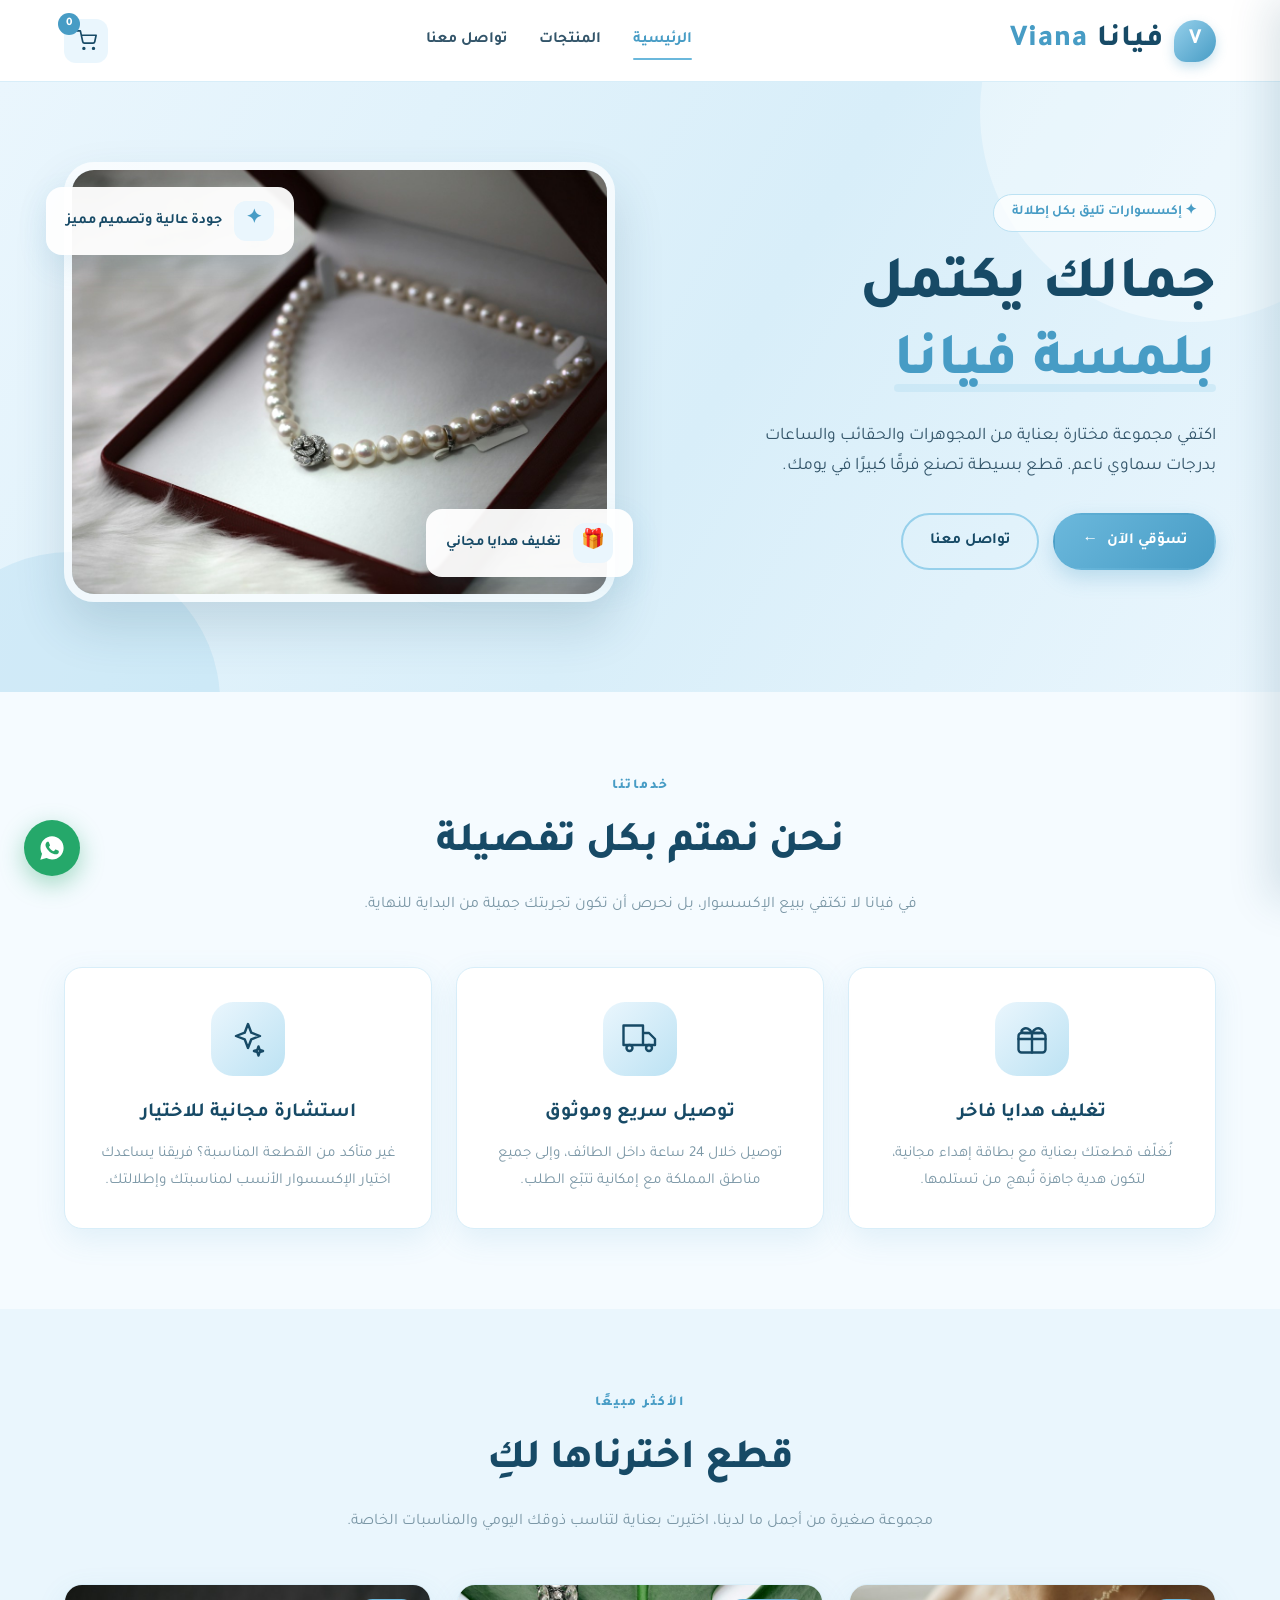
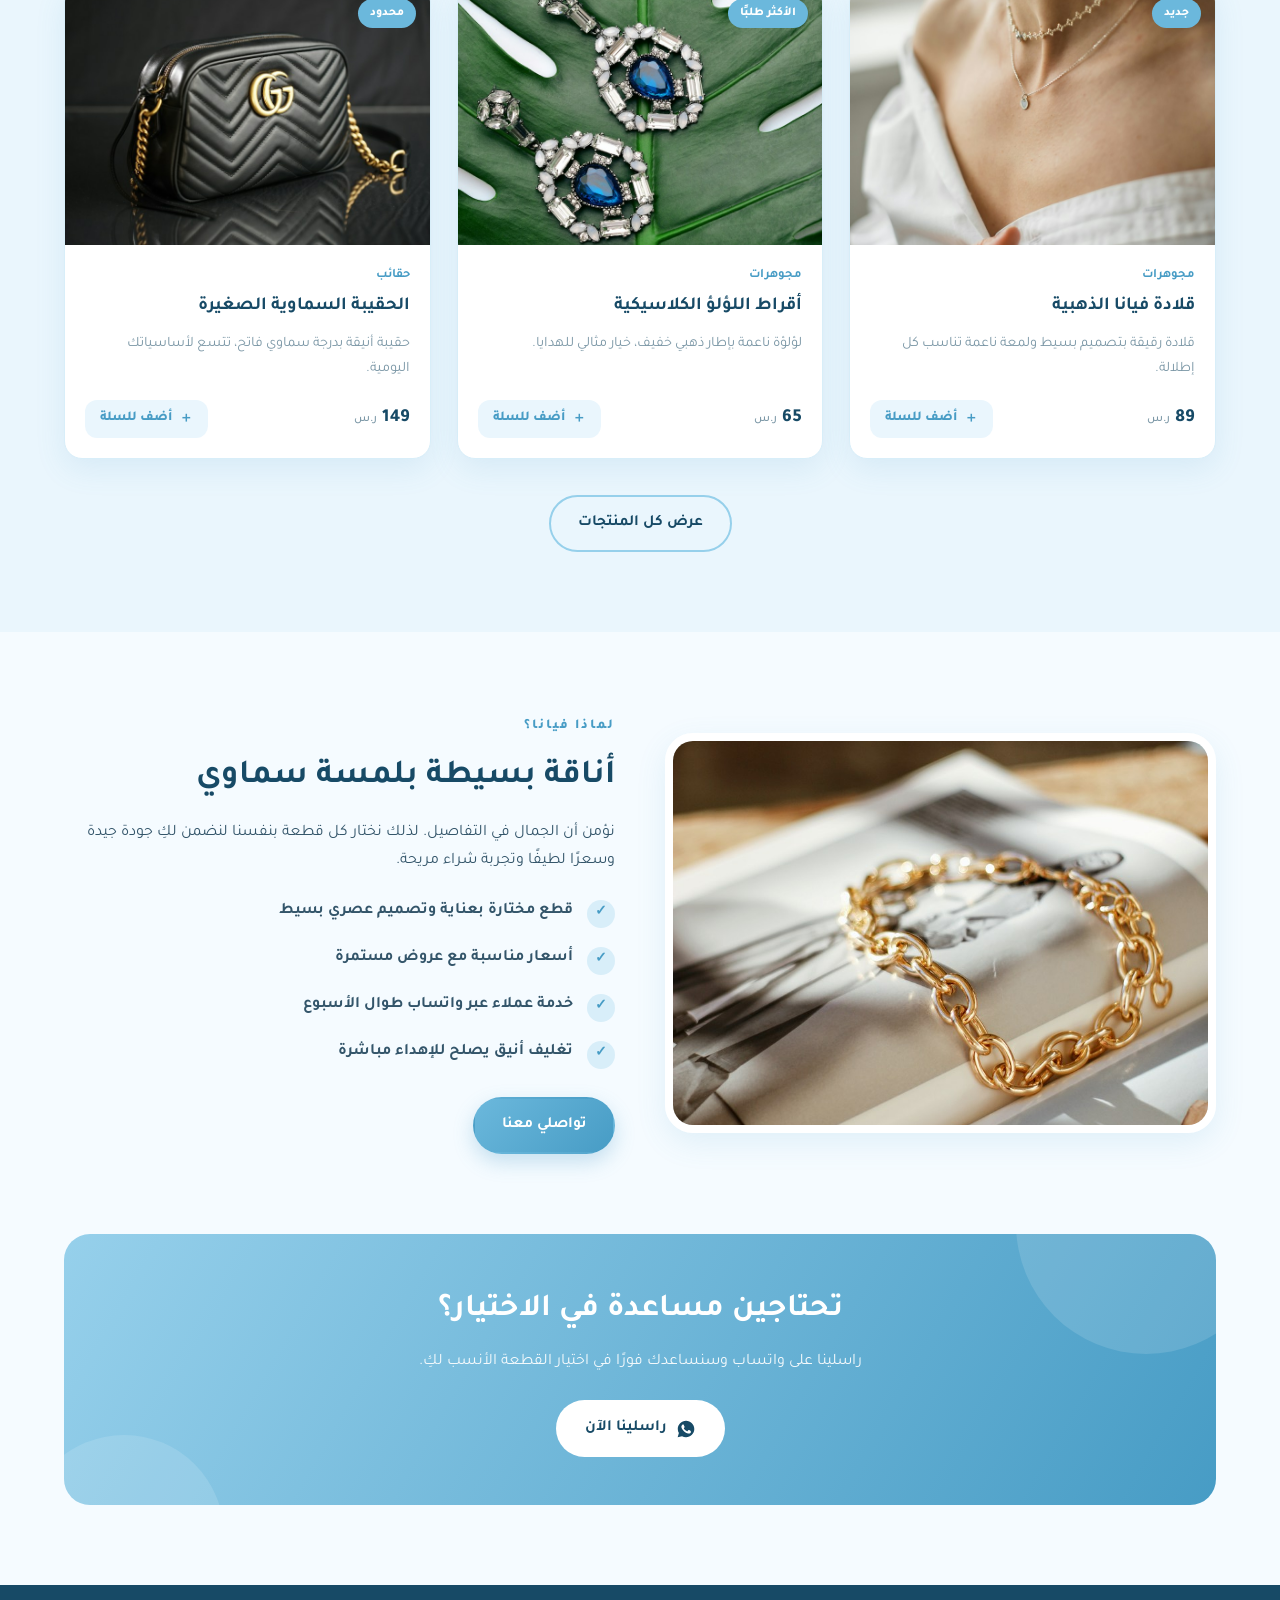
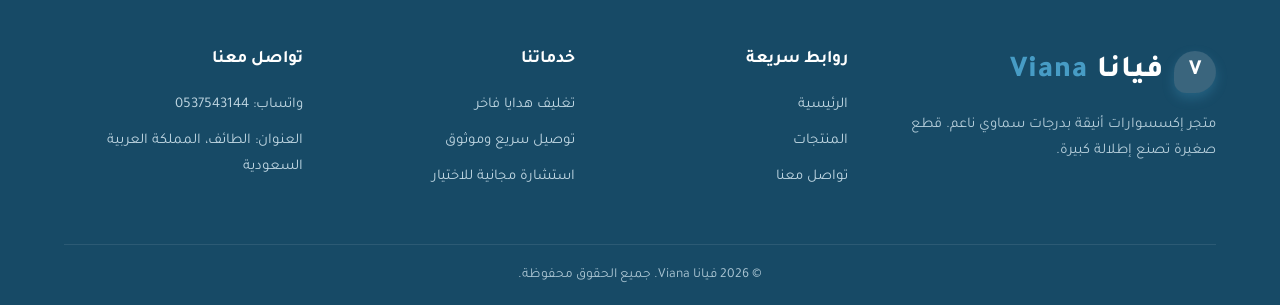
<file: index.html>
<!DOCTYPE html>
<html lang="ar" dir="rtl">
<head>
  <meta charset="UTF-8">
  <meta name="viewport" content="width=device-width, initial-scale=1.0">
  <title>فيانا | متجر إكسسوارات أنيقة في الطائف</title>
  <meta name="description" content="فيانا - متجر إلكتروني لأجمل الإكسسوارات والهدايا في الطائف. تصميم أنيق، تغليف فاخر وتوصيل سريع.">
  <link rel="stylesheet" href="assets/style.css">
</head>
<body>

<!-- ============ Header ============ -->
<header class="site-header">
  <div class="container header-inner">
    <a href="index.html" class="logo">
      <span class="logo-mark">V</span>
      <span>فيانا <span class="v">Viana</span></span>
    </a>

    <nav class="nav" id="mainNav">
      <a href="index.html" class="active">الرئيسية</a>
      <a href="products.html">المنتجات</a>
      <a href="contact.html">تواصل معنا</a>
    </nav>

    <div class="header-actions">
      <button class="cart-btn" id="cartBtn" aria-label="سلة المشتريات">
        <svg width="21" height="21" viewBox="0 0 24 24" fill="none" stroke="currentColor" stroke-width="1.9" stroke-linecap="round" stroke-linejoin="round"><circle cx="9" cy="21" r="1"/><circle cx="20" cy="21" r="1"/><path d="M1 1h4l2.7 12.4a2 2 0 0 0 2 1.6h9.7a2 2 0 0 0 2-1.6L23 6H6"/></svg>
        <span class="cart-count" id="cartCount">0</span>
      </button>
      <button class="menu-btn" id="menuBtn" aria-label="القائمة">
        <svg width="22" height="22" viewBox="0 0 24 24" fill="none" stroke="currentColor" stroke-width="2" stroke-linecap="round"><path d="M3 6h18M3 12h18M3 18h18"/></svg>
      </button>
    </div>
  </div>
</header>

<!-- ============ Hero ============ -->
<section class="hero">
  <div class="container hero-grid">
    <div class="hero-text">
      <span class="eyebrow">✦ إكسسوارات تليق بكل إطلالة</span>
      <h1>جمالك يكتمل <em>بلمسة فيانا</em></h1>
      <p class="lead">اكتفي مجموعة مختارة بعناية من المجوهرات والحقائب والساعات بدرجات سماوي ناعم. قطع بسيطة تصنع فرقًا كبيرًا في يومك.</p>
      <div class="hero-buttons">
        <a href="products.html" class="btn btn-primary">تسوّقي الآن <span>←</span></a>
        <a href="contact.html" class="btn btn-outline">تواصل معنا</a>
      </div>
    </div>
    <div class="hero-visual">
      <img src="assets/hero-accessories.jpg" alt="مجموعة إكسسوارات فيانا">
      <div class="float-card one">
        <span class="icon">🎁</span>
        <span>تغليف هدايا مجاني</span>
      </div>
      <div class="float-card two">
        <span class="icon">✦</span>
        <span>جودة عالية وتصميم مميز</span>
      </div>
    </div>
  </div>
</section>

<!-- ============ Services ============ -->
<section class="section services-grid-section">
  <div class="container">
    <div class="section-head">
      <span class="section-tag">خدماتنا</span>
      <h2>نحن نهتم بكل تفصيلة</h2>
      <p>في فيانا لا تكتفي ببيع الإكسسوار، بل نحرص أن تكون تجربتك جميلة من البداية للنهاية.</p>
    </div>

    <div class="services-grid">
      <article class="service-card">
        <div class="service-icon">
          <svg width="36" height="36" viewBox="0 0 24 24" fill="none" stroke="currentColor" stroke-width="1.6" stroke-linecap="round" stroke-linejoin="round"><rect x="3" y="8" width="18" height="13" rx="2"/><path d="M12 8v13M3 12h18M12 8c-1.5-3-4-4-6-2.5C4.2 6.8 5 8 7 8h5Zm0 0c1.5-3 4-4 6-2.5C19.8 6.8 19 8 17 8h-5Z"/></svg>
        </div>
        <h3>تغليف هدايا فاخر</h3>
        <p>نُغلّف قطعتك بعناية مع بطاقة إهداء مجانية، لتكون هدية جاهزة تُبهج من تستلمها.</p>
      </article>

      <article class="service-card">
        <div class="service-icon">
          <svg width="36" height="36" viewBox="0 0 24 24" fill="none" stroke="currentColor" stroke-width="1.6" stroke-linecap="round" stroke-linejoin="round"><path d="M1 3h13v13H1zM14 8h4l4 4v4h-8z"/><circle cx="5" cy="18" r="2"/><circle cx="18" cy="18" r="2"/></svg>
        </div>
        <h3>توصيل سريع وموثوق</h3>
        <p>توصيل خلال 24 ساعة داخل الطائف، وإلى جميع مناطق المملكة مع إمكانية تتبّع الطلب.</p>
      </article>

      <article class="service-card">
        <div class="service-icon">
          <svg width="36" height="36" viewBox="0 0 24 24" fill="none" stroke="currentColor" stroke-width="1.6" stroke-linecap="round" stroke-linejoin="round"><path d="M12 2l2.2 5.8L20 10l-5.8 2.2L12 18l-2.2-5.8L4 10l5.8-2.2L12 2Z"/><path d="M19 17l.8 2.2L22 20l-2.2.8L19 23l-.8-2.2L16 20l2.2-.8L19 17Z"/></svg>
        </div>
        <h3>استشارة مجانية للاختيار</h3>
        <p>غير متأكد من القطعة المناسبة؟ فريقنا يساعدك اختيار الإكسسوار الأنسب لمناسبتك وإطلالتك.</p>
      </article>
    </div>
  </div>
</section>

<!-- ============ Featured products ============ -->
<section class="section section-alt">
  <div class="container">
    <div class="section-head">
      <span class="section-tag">الأكثر مبيعًا</span>
      <h2>قطع اخترناها لكِ</h2>
      <p>مجموعة صغيرة من أجمل ما لدينا، اختيرت بعناية لتناسب ذوقك اليومي والمناسبات الخاصة.</p>
    </div>

    <div class="products-grid">
      <article class="product-card">
        <div class="product-img-wrap">
          <img src="assets/product-necklace.jpg" alt="قلادة فيانا الذهبية">
          <span class="badge">جديد</span>
        </div>
        <div class="product-body">
          <span class="product-cat">مجوهرات</span>
          <h3>قلادة فيانا الذهبية</h3>
          <p>قلادة رقيقة بتصميم بسيط ولمعة ناعمة تناسب كل إطلالة.</p>
          <div class="product-foot">
            <span class="price">89 <small>ر.س</small></span>
            <button class="add-btn" data-id="p1" data-name="قلادة فيانا الذهبية" data-price="89" data-image="assets/product-necklace.jpg">
              <span>＋</span> أضف للسلة
            </button>
          </div>
        </div>
      </article>

      <article class="product-card">
        <div class="product-img-wrap">
          <img src="assets/product-earrings.jpg" alt="أقراط اللؤلؤ الكلاسيكية">
          <span class="badge">الأكثر طلبًا</span>
        </div>
        <div class="product-body">
          <span class="product-cat">مجوهرات</span>
          <h3>أقراط اللؤلؤ الكلاسيكية</h3>
          <p>لؤلؤة ناعمة بإطار ذهبي خفيف، خيار مثالي للهدايا.</p>
          <div class="product-foot">
            <span class="price">65 <small>ر.س</small></span>
            <button class="add-btn" data-id="p2" data-name="أقراط اللؤلؤ الكلاسيكية" data-price="65" data-image="assets/product-earrings.jpg">
              <span>＋</span> أضف للسلة
            </button>
          </div>
        </div>
      </article>

      <article class="product-card">
        <div class="product-img-wrap">
          <img src="assets/product-bag.jpg" alt="الحقيبة السماوية الصغيرة">
          <span class="badge">محدود</span>
        </div>
        <div class="product-body">
          <span class="product-cat">حقائب</span>
          <h3>الحقيبة السماوية الصغيرة</h3>
          <p>حقيبة أنيقة بدرجة سماوي فاتح، تتسع لأساسياتك اليومية.</p>
          <div class="product-foot">
            <span class="price">149 <small>ر.س</small></span>
            <button class="add-btn" data-id="p3" data-name="الحقيبة السماوية الصغيرة" data-price="149" data-image="assets/product-bag.jpg">
              <span>＋</span> أضف للسلة
            </button>
          </div>
        </div>
      </article>
    </div>

    <div style="text-align:center; margin-top:36px;">
      <a href="products.html" class="btn btn-outline">عرض كل المنتجات</a>
    </div>
  </div>
</section>

<!-- ============ Why us ============ -->
<section class="section">
  <div class="container why-grid">
    <div class="why-img">
      <img src="assets/product-bracelet.jpg" alt="سوار ذهبي من فيانا">
    </div>
    <div class="why-text">
      <span class="section-tag">لماذا فيانا؟</span>
      <h2 style="color:var(--deep); font-size:2.1rem; margin:8px 0 12px;">أناقة بسيطة بلمسة سماوي</h2>
      <p>نؤمن أن الجمال في التفاصيل. لذلك نختار كل قطعة بنفسنا لنضمن لكِ جودة جيدة وسعرًا لطيفًا وتجربة شراء مريحة.</p>
      <ul class="why-list">
        <li><span class="tick">✓</span> قطع مختارة بعناية وتصميم عصري بسيط</li>
        <li><span class="tick">✓</span> أسعار مناسبة مع عروض مستمرة</li>
        <li><span class="tick">✓</span> خدمة عملاء عبر واتساب طوال الأسبوع</li>
        <li><span class="tick">✓</span> تغليف أنيق يصلح للإهداء مباشرة</li>
      </ul>
      <a href="contact.html" class="btn btn-primary" style="margin-top:12px;">تواصلي معنا</a>
    </div>
  </div>
</section>

<!-- ============ CTA ============ -->
<section class="section" style="padding-top:0;">
  <div class="container">
    <div class="cta-band">
      <h2>تحتاجين مساعدة في الاختيار؟</h2>
      <p>راسلينا على واتساب وسنساعدك فورًا في اختيار القطعة الأنسب لكِ.</p>
      <a href="https://wa.me/966537543144?text=مرحبا%20فيانا%2C%20أحتاج%20مساعدة%20في%20اختيار%20إكسسوار" target="_blank" rel="noopener" class="btn btn-light">
        <svg width="20" height="20" viewBox="0 0 24 24" fill="currentColor"><path d="M12.04 2C6.58 2 2.13 6.45 2.13 11.91c0 1.75.46 3.45 1.32 4.95L2 22l5.25-1.38a9.9 9.9 0 0 0 4.79 1.22h.01c5.46 0 9.91-4.45 9.91-9.91C21.96 6.45 17.5 2 12.04 2Zm5.8 14.05c-.24.68-1.4 1.31-1.93 1.36-.52.05-1.02.24-3.44-.72-2.9-1.15-4.74-4.11-4.88-4.3-.14-.19-1.16-1.55-1.16-2.95 0-1.4.73-2.09.99-2.38.26-.29.57-.36.76-.36.19 0 .38 0 .55.01.18.01.42-.07.65.5.24.58.82 2 .89 2.15.07.14.12.31.02.5-.09.19-.14.31-.28.48-.14.16-.29.36-.42.48-.14.14-.28.29-.12.57.16.28.7 1.16 1.51 1.88 1.04.93 1.92 1.22 2.2 1.36.28.14.44.12.61-.07.16-.19.7-.82.89-1.1.19-.28.38-.23.64-.14.26.09 1.66.78 1.94.92.28.14.47.21.54.33.07.12.07.68-.17 1.36Z"/></svg>
        راسلينا الآن
      </a>
    </div>
  </div>
</section>

<!-- ============ Footer ============ -->
<footer class="site-footer">
  <div class="container footer-grid">
    <div class="footer-col">
      <a href="index.html" class="logo">
        <span class="logo-mark">V</span>
        <span>فيانا <span class="v">Viana</span></span>
      </a>
      <p style="margin-top:14px;">متجر إكسسوارات أنيقة بدرجات سماوي ناعم. قطع صغيرة تصنع إطلالة كبيرة.</p>
    </div>
    <div class="footer-col">
      <h4>روابط سريعة</h4>
      <ul>
        <li><a href="index.html">الرئيسية</a></li>
        <li><a href="products.html">المنتجات</a></li>
        <li><a href="contact.html">تواصل معنا</a></li>
      </ul>
    </div>
    <div class="footer-col">
      <h4>خدماتنا</h4>
      <ul>
        <li>تغليف هدايا فاخر</li>
        <li>توصيل سريع وموثوق</li>
        <li>استشارة مجانية للاختيار</li>
      </ul>
    </div>
    <div class="footer-col">
      <h4>تواصل معنا</h4>
      <ul>
        <li>واتساب: <a href="https://wa.me/966537543144" target="_blank" rel="noopener" dir="ltr">0537543144</a></li>
        <li>العنوان: الطائف، المملكة العربية السعودية</li>
      </ul>
    </div>
  </div>
  <div class="container footer-bottom">© 2026 فيانا Viana. جميع الحقوق محفوظة.</div>
</footer>

<!-- Floating WhatsApp -->
<a href="https://wa.me/966537543144?text=مرحبا%20فيانا%2C%20أود%20الاستفسار%20عن%20المنتجات" class="wa-float" target="_blank" rel="noopener" aria-label="واتساب فيانا">
  <svg width="28" height="28" viewBox="0 0 24 24" fill="currentColor"><path d="M12.04 2C6.58 2 2.13 6.45 2.13 11.91c0 1.75.46 3.45 1.32 4.95L2 22l5.25-1.38a9.9 9.9 0 0 0 4.79 1.22h.01c5.46 0 9.91-4.45 9.91-9.91C21.96 6.45 17.5 2 12.04 2Zm5.8 14.05c-.24.68-1.4 1.31-1.93 1.36-.52.05-1.02.24-3.44-.72-2.9-1.15-4.74-4.11-4.88-4.3-.14-.19-1.16-1.55-1.16-2.95 0-1.4.73-2.09.99-2.38.26-.29.57-.36.76-.36.19 0 .38 0 .55.01.18.01.42-.07.65.5.24.58.82 2 .89 2.15.07.14.12.31.02.5-.09.19-.14.31-.28.48-.14.16-.29.36-.42.48-.14.14-.28.29-.12.57.16.28.7 1.16 1.51 1.88 1.04.93 1.92 1.22 2.2 1.36.28.14.44.12.61-.07.16-.19.7-.82.89-1.1.19-.28.38-.23.64-.14.26.09 1.66.78 1.94.92.28.14.47.21.54.33.07.12.07.68-.17 1.36Z"/></svg>
</a>

<!-- Cart drawer -->
<div class="drawer-overlay" id="drawerOverlay"></div>
<aside class="cart-drawer" id="cartDrawer" aria-label="سلة المشتريات">
  <div class="drawer-head">
    <h2>سلة المشتريات</h2>
    <button class="close-btn" id="closeCart" aria-label="إغلاق">×</button>
  </div>
  <div class="cart-items" id="cartItems"></div>
  <div class="drawer-foot">
    <div class="total-row"><span>الإجمالي</span><span id="cartTotal">0 ر.س</span></div>
    <button class="btn btn-wa btn-block" id="checkoutBtn">إتمام الطلب عبر واتساب</button>
  </div>
</aside>

<div class="toast" id="toast">تمت إضافة المنتج إلى السلة ✓</div>

<script src="assets/script.js"></script>
</body>
</html>
</file>
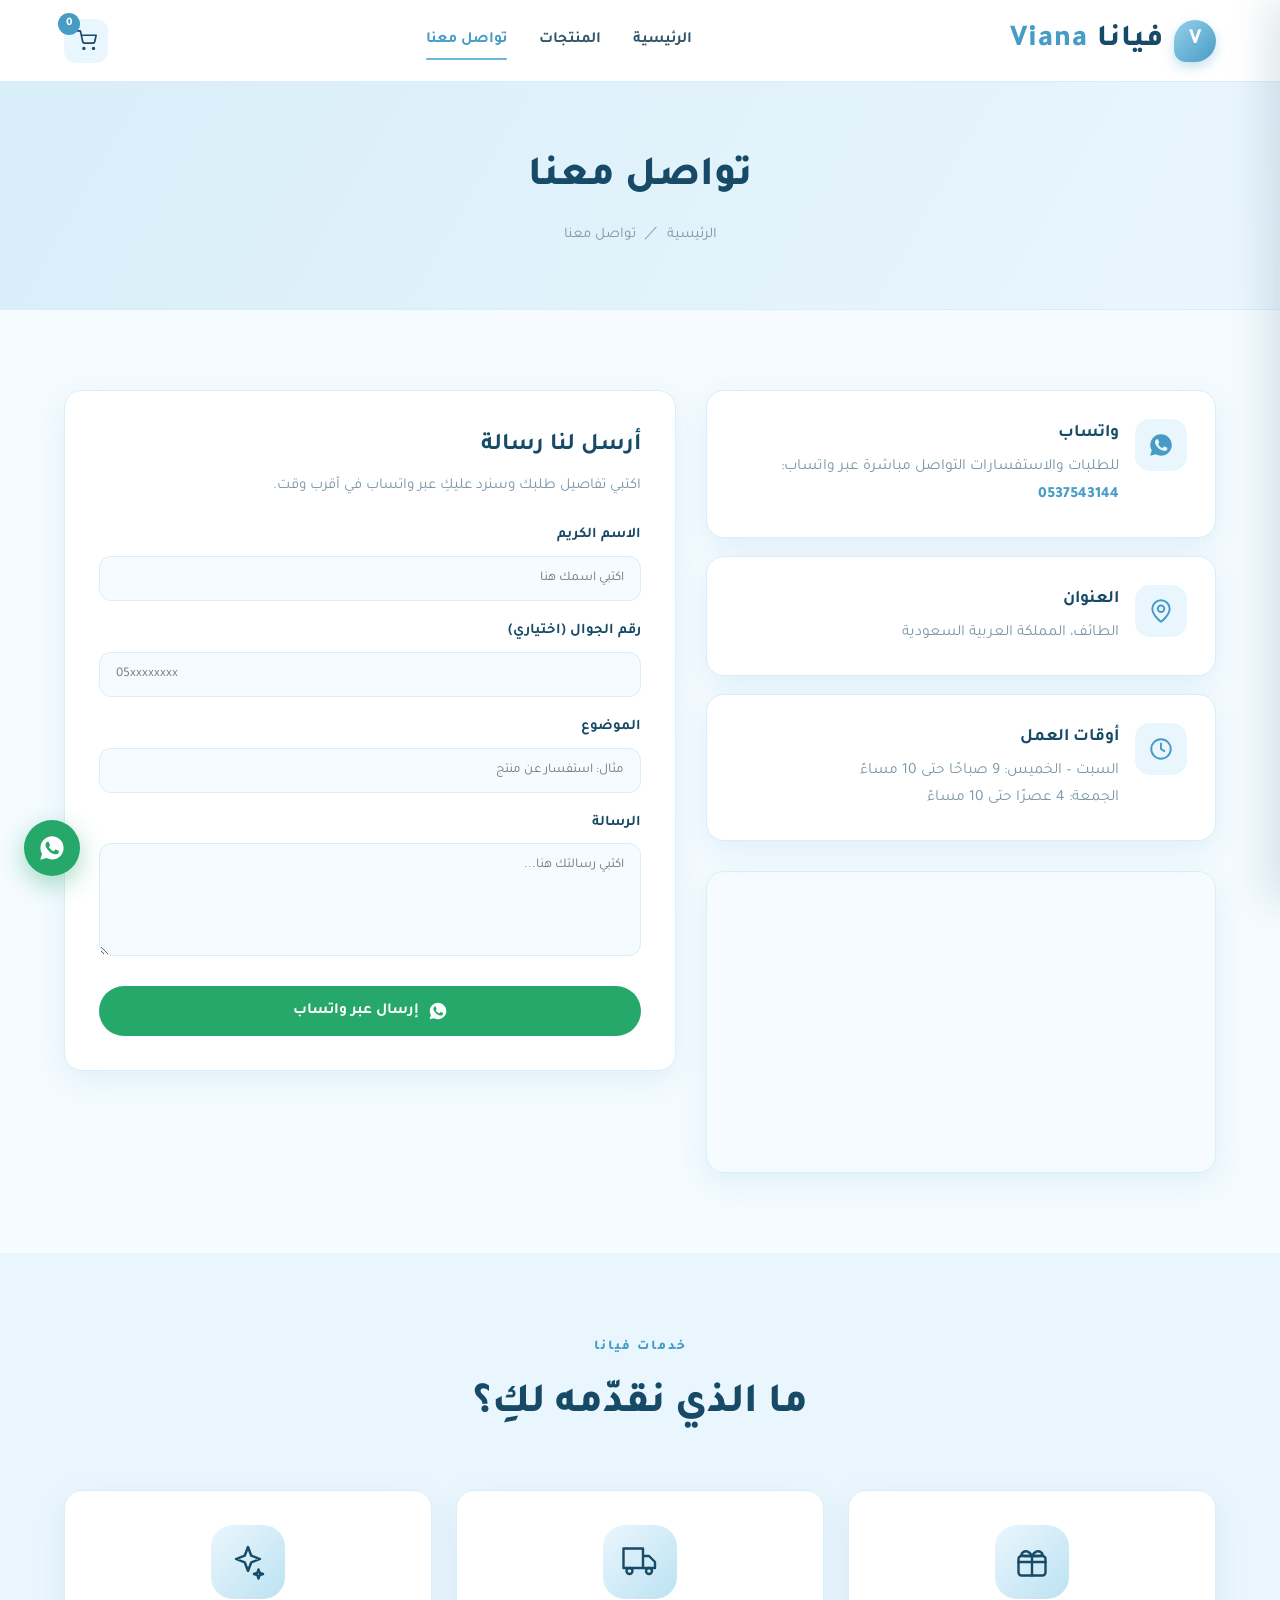
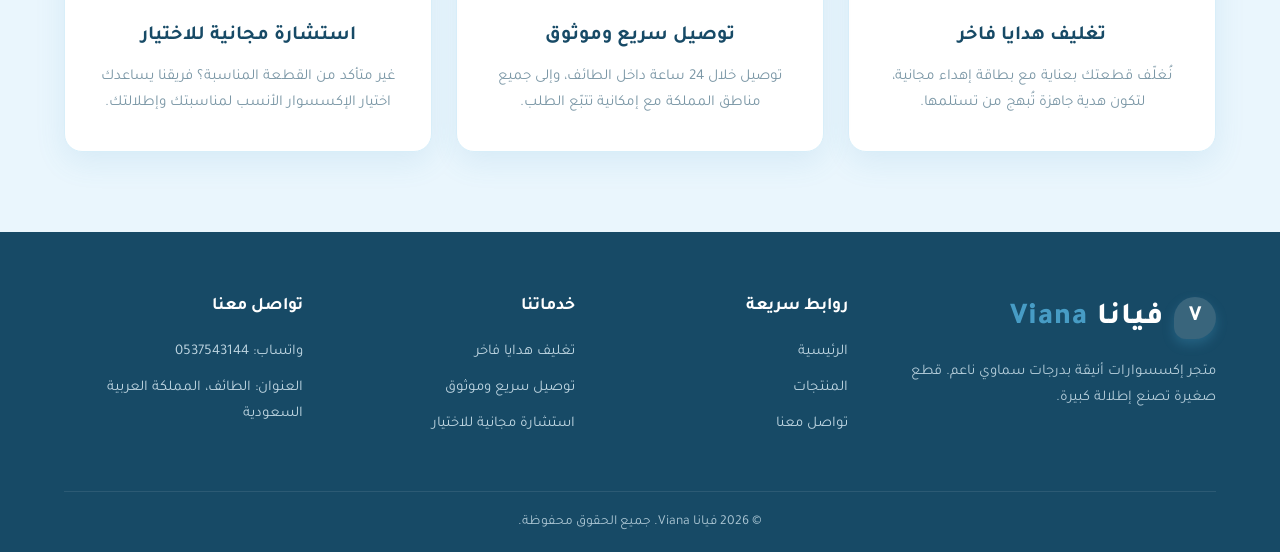
<file: contact.html>
<!DOCTYPE html>
<html lang="ar" dir="rtl">
<head>
  <meta charset="UTF-8">
  <meta name="viewport" content="width=device-width, initial-scale=1.0">
  <title>تواصل معنا | فيانا Viana</title>
  <meta name="description" content="تواصلي مع متجر فيانا عبر واتساب 0537543144، العنوان: الطائف، المملكة العربية السعودية.">
  <link rel="stylesheet" href="assets/style.css">
</head>
<body>

<!-- ============ Header ============ -->
<header class="site-header">
  <div class="container header-inner">
    <a href="index.html" class="logo">
      <span class="logo-mark">V</span>
      <span>فيانا <span class="v">Viana</span></span>
    </a>

    <nav class="nav" id="mainNav">
      <a href="index.html">الرئيسية</a>
      <a href="products.html">المنتجات</a>
      <a href="contact.html" class="active">تواصل معنا</a>
    </nav>

    <div class="header-actions">
      <button class="cart-btn" id="cartBtn" aria-label="سلة المشتريات">
        <svg width="21" height="21" viewBox="0 0 24 24" fill="none" stroke="currentColor" stroke-width="1.9" stroke-linecap="round" stroke-linejoin="round"><circle cx="9" cy="21" r="1"/><circle cx="20" cy="21" r="1"/><path d="M1 1h4l2.7 12.4a2 2 0 0 0 2 1.6h9.7a2 2 0 0 0 2-1.6L23 6H6"/></svg>
        <span class="cart-count" id="cartCount">0</span>
      </button>
      <button class="menu-btn" id="menuBtn" aria-label="القائمة">
        <svg width="22" height="22" viewBox="0 0 24 24" fill="none" stroke="currentColor" stroke-width="2" stroke-linecap="round"><path d="M3 6h18M3 12h18M3 18h18"/></svg>
      </button>
    </div>
  </div>
</header>

<!-- ============ Page banner ============ -->
<section class="page-banner">
  <div class="container">
    <h1>تواصل معنا</h1>
    <div class="breadcrumb">
      <a href="index.html">الرئيسية</a><span>／</span><span>تواصل معنا</span>
    </div>
  </div>
</section>

<!-- ============ Contact content ============ -->
<section class="section">
  <div class="container contact-grid">
    <div>
      <div class="info-card">
        <div class="info-icon">
          <svg width="26" height="26" viewBox="0 0 24 24" fill="currentColor"><path d="M12.04 2C6.58 2 2.13 6.45 2.13 11.91c0 1.75.46 3.45 1.32 4.95L2 22l5.25-1.38a9.9 9.9 0 0 0 4.79 1.22h.01c5.46 0 9.91-4.45 9.91-9.91C21.96 6.45 17.5 2 12.04 2Zm5.8 14.05c-.24.68-1.4 1.31-1.93 1.36-.52.05-1.02.24-3.44-.72-2.9-1.15-4.74-4.11-4.88-4.3-.14-.19-1.16-1.55-1.16-2.95 0-1.4.73-2.09.99-2.38.26-.29.57-.36.76-.36.19 0 .38 0 .55.01.18.01.42-.07.65.5.24.58.82 2 .89 2.15.07.14.12.31.02.5-.09.19-.14.31-.28.48-.14.16-.29.36-.42.48-.14.14-.28.29-.12.57.16.28.7 1.16 1.51 1.88 1.04.93 1.92 1.22 2.2 1.36.28.14.44.12.61-.07.16-.19.7-.82.89-1.1.19-.28.38-.23.64-.14.26.09 1.66.78 1.94.92.28.14.47.21.54.33.07.12.07.68-.17 1.36Z"/></svg>
        </div>
        <div>
          <h3>واتساب</h3>
          <p>للطلبات والاستفسارات التواصل مباشرة عبر واتساب:</p>
          <a href="https://wa.me/966537543144" target="_blank" rel="noopener" dir="ltr" style="font-weight:800; color:var(--sky-600);">0537543144</a>
        </div>
      </div>

      <div class="info-card">
        <div class="info-icon">
          <svg width="26" height="26" viewBox="0 0 24 24" fill="none" stroke="currentColor" stroke-width="1.8" stroke-linecap="round" stroke-linejoin="round"><path d="M20 10c0 6-8 12-8 12S4 16 4 10a8 8 0 1 1 16 0Z"/><circle cx="12" cy="10" r="3"/></svg>
        </div>
        <div>
          <h3>العنوان</h3>
          <p>الطائف، المملكة العربية السعودية</p>
        </div>
      </div>

      <div class="info-card">
        <div class="info-icon">
          <svg width="26" height="26" viewBox="0 0 24 24" fill="none" stroke="currentColor" stroke-width="1.8" stroke-linecap="round" stroke-linejoin="round"><circle cx="12" cy="12" r="9"/><path d="M12 7v5l3 2"/></svg>
        </div>
        <div>
          <h3>أوقات العمل</h3>
          <p>السبت – الخميس: 9 صباحًا حتى 10 مساءً<br>الجمعة: 4 عصرًا حتى 10 مساءً</p>
        </div>
      </div>

      <div class="map-wrap">
        <iframe title="موقع الطائف" src="https://www.openstreetmap.org/export/embed.html?bbox=40.28%2C21.12%2C40.52%2C21.37&layer=mapnik&marker=21.27%2C40.42" loading="lazy"></iframe>
      </div>
    </div>

    <div class="form-card">
      <h2>أرسل لنا رسالة</h2>
      <p>اكتبي تفاصيل طلبك وسنرد عليكِ عبر واتساب في أقرب وقت.</p>
      <form id="contactForm">
        <div class="field">
          <label for="name">الاسم الكريم</label>
          <input type="text" id="name" placeholder="اكتبي اسمك هنا" required>
        </div>
        <div class="field">
          <label for="phone">رقم الجوال (اختياري)</label>
          <input type="tel" id="phone" placeholder="05xxxxxxxx" dir="ltr">
        </div>
        <div class="field">
          <label for="subject">الموضوع</label>
          <input type="text" id="subject" placeholder="مثال: استفسار عن منتج" required>
        </div>
        <div class="field">
          <label for="message">الرسالة</label>
          <textarea id="message" rows="5" placeholder="اكتبي رسالتك هنا..." required></textarea>
        </div>
        <button type="submit" class="btn btn-wa btn-block">
          <svg width="20" height="20" viewBox="0 0 24 24" fill="currentColor"><path d="M12.04 2C6.58 2 2.13 6.45 2.13 11.91c0 1.75.46 3.45 1.32 4.95L2 22l5.25-1.38a9.9 9.9 0 0 0 4.79 1.22h.01c5.46 0 9.91-4.45 9.91-9.91C21.96 6.45 17.5 2 12.04 2Zm5.8 14.05c-.24.68-1.4 1.31-1.93 1.36-.52.05-1.02.24-3.44-.72-2.9-1.15-4.74-4.11-4.88-4.3-.14-.19-1.16-1.55-1.16-2.95 0-1.4.73-2.09.99-2.38.26-.29.57-.36.76-.36.19 0 .38 0 .55.01.18.01.42-.07.65.5.24.58.82 2 .89 2.15.07.14.12.31.02.5-.09.19-.14.31-.28.48-.14.16-.29.36-.42.48-.14.14-.28.29-.12.57.16.28.7 1.16 1.51 1.88 1.04.93 1.92 1.22 2.2 1.36.28.14.44.12.61-.07.16-.19.7-.82.89-1.1.19-.28.38-.23.64-.14.26.09 1.66.78 1.94.92.28.14.47.21.54.33.07.12.07.68-.17 1.36Z"/></svg>
          إرسال عبر واتساب
        </button>
      </form>
    </div>
  </div>
</section>

<!-- ============ Services ============ -->
<section class="section section-alt">
  <div class="container">
    <div class="section-head">
      <span class="section-tag">خدمات فيانا</span>
      <h2>ما الذي نقدّمه لكِ؟</h2>
    </div>
    <div class="services-grid">
      <article class="service-card">
        <div class="service-icon">
          <svg width="36" height="36" viewBox="0 0 24 24" fill="none" stroke="currentColor" stroke-width="1.6" stroke-linecap="round" stroke-linejoin="round"><rect x="3" y="8" width="18" height="13" rx="2"/><path d="M12 8v13M3 12h18M12 8c-1.5-3-4-4-6-2.5C4.2 6.8 5 8 7 8h5Zm0 0c1.5-3 4-4 6-2.5C19.8 6.8 19 8 17 8h-5Z"/></svg>
        </div>
        <h3>تغليف هدايا فاخر</h3>
        <p>نُغلّف قطعتك بعناية مع بطاقة إهداء مجانية، لتكون هدية جاهزة تُبهج من تستلمها.</p>
      </article>
      <article class="service-card">
        <div class="service-icon">
          <svg width="36" height="36" viewBox="0 0 24 24" fill="none" stroke="currentColor" stroke-width="1.6" stroke-linecap="round" stroke-linejoin="round"><path d="M1 3h13v13H1zM14 8h4l4 4v4h-8z"/><circle cx="5" cy="18" r="2"/><circle cx="18" cy="18" r="2"/></svg>
        </div>
        <h3>توصيل سريع وموثوق</h3>
        <p>توصيل خلال 24 ساعة داخل الطائف، وإلى جميع مناطق المملكة مع إمكانية تتبّع الطلب.</p>
      </article>
      <article class="service-card">
        <div class="service-icon">
          <svg width="36" height="36" viewBox="0 0 24 24" fill="none" stroke="currentColor" stroke-width="1.6" stroke-linecap="round" stroke-linejoin="round"><path d="M12 2l2.2 5.8L20 10l-5.8 2.2L12 18l-2.2-5.8L4 10l5.8-2.2L12 2Z"/><path d="M19 17l.8 2.2L22 20l-2.2.8L19 23l-.8-2.2L16 20l2.2-.8L19 17Z"/></svg>
        </div>
        <h3>استشارة مجانية للاختيار</h3>
        <p>غير متأكد من القطعة المناسبة؟ فريقنا يساعدك اختيار الإكسسوار الأنسب لمناسبتك وإطلالتك.</p>
      </article>
    </div>
  </div>
</section>

<!-- ============ Footer ============ -->
<footer class="site-footer">
  <div class="container footer-grid">
    <div class="footer-col">
      <a href="index.html" class="logo">
        <span class="logo-mark">V</span>
        <span>فيانا <span class="v">Viana</span></span>
      </a>
      <p style="margin-top:14px;">متجر إكسسوارات أنيقة بدرجات سماوي ناعم. قطع صغيرة تصنع إطلالة كبيرة.</p>
    </div>
    <div class="footer-col">
      <h4>روابط سريعة</h4>
      <ul>
        <li><a href="index.html">الرئيسية</a></li>
        <li><a href="products.html">المنتجات</a></li>
        <li><a href="contact.html">تواصل معنا</a></li>
      </ul>
    </div>
    <div class="footer-col">
      <h4>خدماتنا</h4>
      <ul>
        <li>تغليف هدايا فاخر</li>
        <li>توصيل سريع وموثوق</li>
        <li>استشارة مجانية للاختيار</li>
      </ul>
    </div>
    <div class="footer-col">
      <h4>تواصل معنا</h4>
      <ul>
        <li>واتساب: <a href="https://wa.me/966537543144" target="_blank" rel="noopener" dir="ltr">0537543144</a></li>
        <li>العنوان: الطائف، المملكة العربية السعودية</li>
      </ul>
    </div>
  </div>
  <div class="container footer-bottom">© 2026 فيانا Viana. جميع الحقوق محفوظة.</div>
</footer>

<!-- Floating WhatsApp -->
<a href="https://wa.me/966537543144?text=مرحبا%20فيانا%2C%20أود%20الاستفسار%20عن%20المنتجات" class="wa-float" target="_blank" rel="noopener" aria-label="واتساب فيانا">
  <svg width="28" height="28" viewBox="0 0 24 24" fill="currentColor"><path d="M12.04 2C6.58 2 2.13 6.45 2.13 11.91c0 1.75.46 3.45 1.32 4.95L2 22l5.25-1.38a9.9 9.9 0 0 0 4.79 1.22h.01c5.46 0 9.91-4.45 9.91-9.91C21.96 6.45 17.5 2 12.04 2Zm5.8 14.05c-.24.68-1.4 1.31-1.93 1.36-.52.05-1.02.24-3.44-.72-2.9-1.15-4.74-4.11-4.88-4.3-.14-.19-1.16-1.55-1.16-2.95 0-1.4.73-2.09.99-2.38.26-.29.57-.36.76-.36.19 0 .38 0 .55.01.18.01.42-.07.65.5.24.58.82 2 .89 2.15.07.14.12.31.02.5-.09.19-.14.31-.28.48-.14.16-.29.36-.42.48-.14.14-.28.29-.12.57.16.28.7 1.16 1.51 1.88 1.04.93 1.92 1.22 2.2 1.36.28.14.44.12.61-.07.16-.19.7-.82.89-1.1.19-.28.38-.23.64-.14.26.09 1.66.78 1.94.92.28.14.47.21.54.33.07.12.07.68-.17 1.36Z"/></svg>
</a>

<!-- Cart drawer -->
<div class="drawer-overlay" id="drawerOverlay"></div>
<aside class="cart-drawer" id="cartDrawer" aria-label="سلة المشتريات">
  <div class="drawer-head">
    <h2>سلة المشتريات</h2>
    <button class="close-btn" id="closeCart" aria-label="إغلاق">×</button>
  </div>
  <div class="cart-items" id="cartItems"></div>
  <div class="drawer-foot">
    <div class="total-row"><span>الإجمالي</span><span id="cartTotal">0 ر.س</span></div>
    <button class="btn btn-wa btn-block" id="checkoutBtn">إتمام الطلب عبر واتساب</button>
  </div>
</aside>

<div class="toast" id="toast">تمت إضافة المنتج إلى السلة ✓</div>

<script src="assets/script.js"></script>
</body>
</html>
</file>
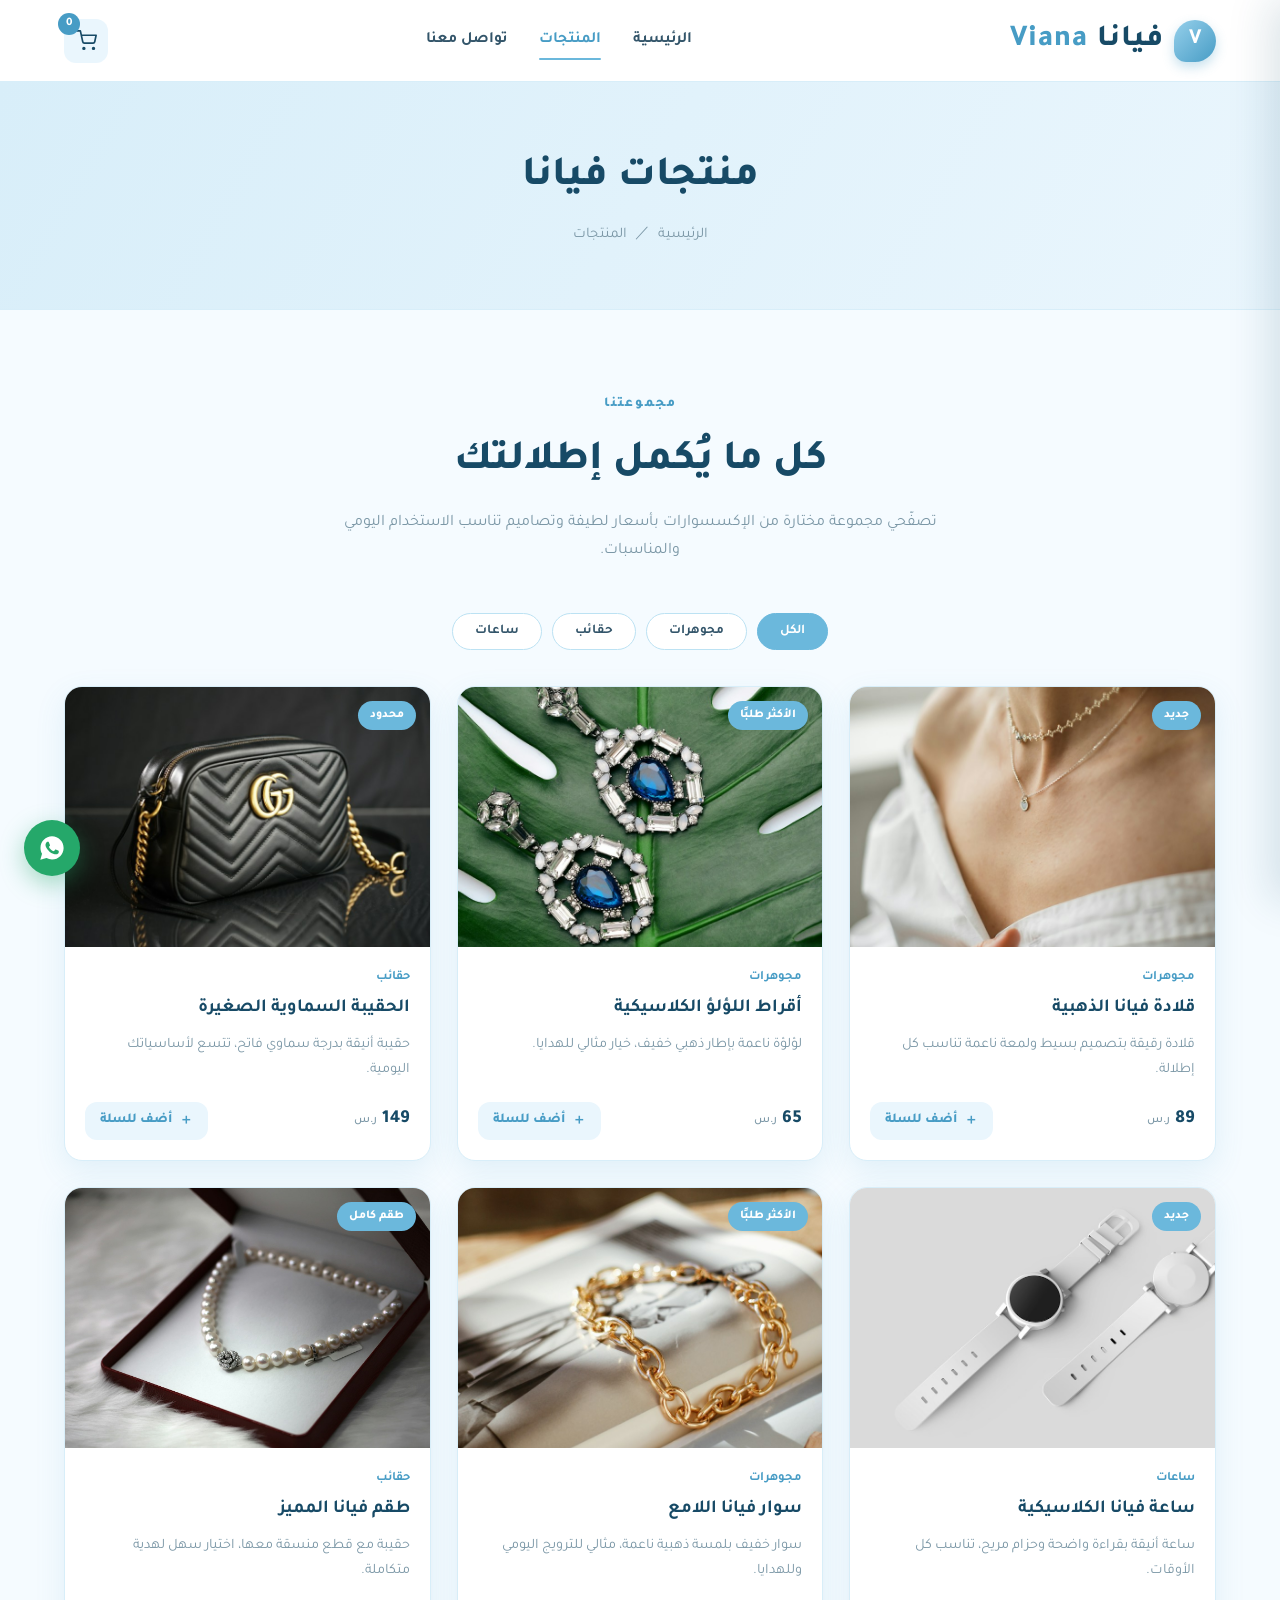
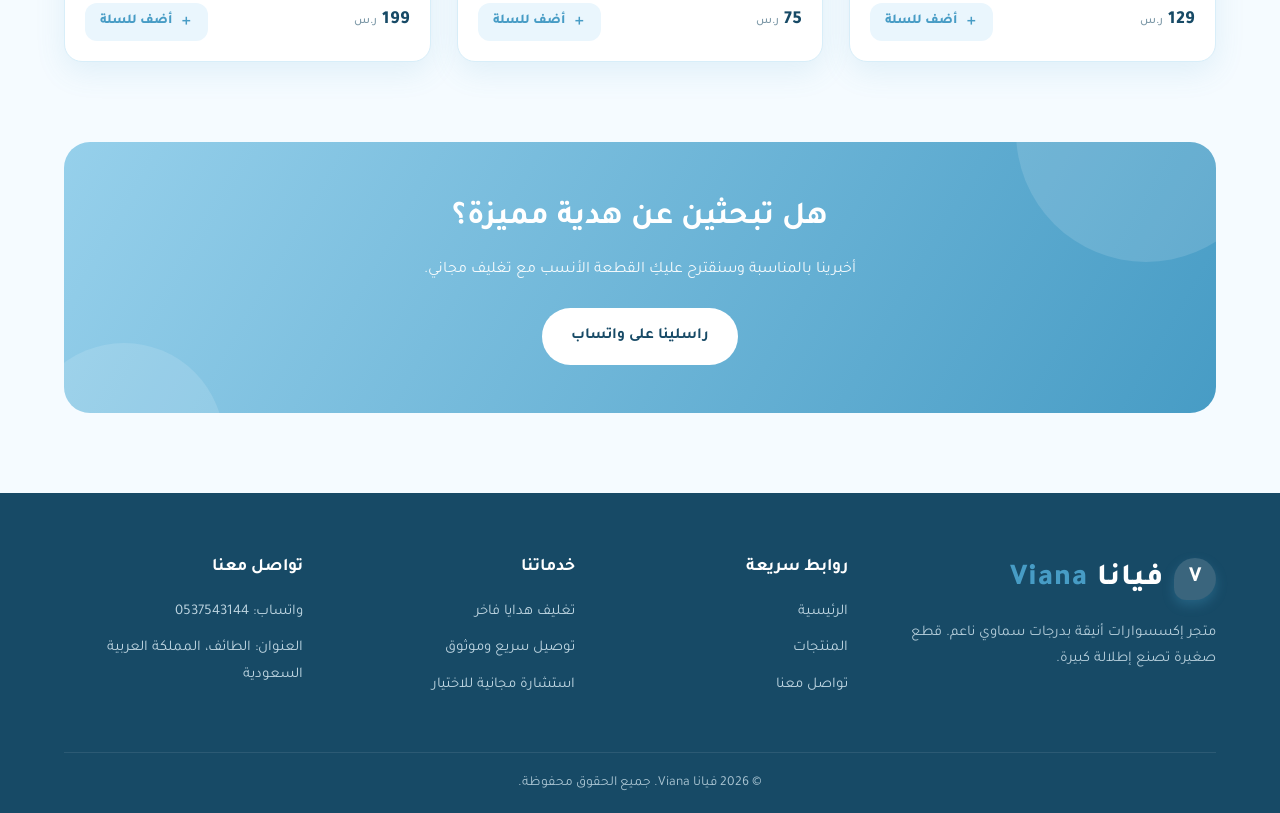
<file: products.html>
<!DOCTYPE html>
<html lang="ar" dir="rtl">
<head>
  <meta charset="UTF-8">
  <meta name="viewport" content="width=device-width, initial-scale=1.0">
  <title>المنتجات | فيانا Viana</title>
  <meta name="description" content="تصفحي جميع إكسسوارات فيانا: مجوهرات، حقائب، ساعات وأساور بدرجات سماوي ناعم.">
  <link rel="stylesheet" href="assets/style.css">
</head>
<body>

<!-- ============ Header ============ -->
<header class="site-header">
  <div class="container header-inner">
    <a href="index.html" class="logo">
      <span class="logo-mark">V</span>
      <span>فيانا <span class="v">Viana</span></span>
    </a>

    <nav class="nav" id="mainNav">
      <a href="index.html">الرئيسية</a>
      <a href="products.html" class="active">المنتجات</a>
      <a href="contact.html">تواصل معنا</a>
    </nav>

    <div class="header-actions">
      <button class="cart-btn" id="cartBtn" aria-label="سلة المشتريات">
        <svg width="21" height="21" viewBox="0 0 24 24" fill="none" stroke="currentColor" stroke-width="1.9" stroke-linecap="round" stroke-linejoin="round"><circle cx="9" cy="21" r="1"/><circle cx="20" cy="21" r="1"/><path d="M1 1h4l2.7 12.4a2 2 0 0 0 2 1.6h9.7a2 2 0 0 0 2-1.6L23 6H6"/></svg>
        <span class="cart-count" id="cartCount">0</span>
      </button>
      <button class="menu-btn" id="menuBtn" aria-label="القائمة">
        <svg width="22" height="22" viewBox="0 0 24 24" fill="none" stroke="currentColor" stroke-width="2" stroke-linecap="round"><path d="M3 6h18M3 12h18M3 18h18"/></svg>
      </button>
    </div>
  </div>
</header>

<!-- ============ Page banner ============ -->
<section class="page-banner">
  <div class="container">
    <h1>منتجات فيانا</h1>
    <div class="breadcrumb">
      <a href="index.html">الرئيسية</a><span>／</span><span>المنتجات</span>
    </div>
  </div>
</section>

<!-- ============ Products ============ -->
<section class="section">
  <div class="container">
    <div class="section-head">
      <span class="section-tag">مجموعتنا</span>
      <h2>كل ما يُكمل إطلالتك</h2>
      <p>تصفّحي مجموعة مختارة من الإكسسوارات بأسعار لطيفة وتصاميم تناسب الاستخدام اليومي والمناسبات.</p>
    </div>

    <div class="filters">
      <button class="filter-btn active" data-filter="all">الكل</button>
      <button class="filter-btn" data-filter="jewelry">مجوهرات</button>
      <button class="filter-btn" data-filter="bags">حقائب</button>
      <button class="filter-btn" data-filter="watches">ساعات</button>
    </div>

    <div class="products-grid" id="productsGrid">
      <article class="product-card" data-category="jewelry">
        <div class="product-img-wrap">
          <img src="assets/product-necklace.jpg" alt="قلادة فيانا الذهبية">
          <span class="badge">جديد</span>
        </div>
        <div class="product-body">
          <span class="product-cat">مجوهرات</span>
          <h3>قلادة فيانا الذهبية</h3>
          <p>قلادة رقيقة بتصميم بسيط ولمعة ناعمة تناسب كل إطلالة.</p>
          <div class="product-foot">
            <span class="price">89 <small>ر.س</small></span>
            <button class="add-btn" data-id="p1" data-name="قلادة فيانا الذهبية" data-price="89" data-image="assets/product-necklace.jpg"><span>＋</span> أضف للسلة</button>
          </div>
        </div>
      </article>

      <article class="product-card" data-category="jewelry">
        <div class="product-img-wrap">
          <img src="assets/product-earrings.jpg" alt="أقراط اللؤلؤ الكلاسيكية">
          <span class="badge">الأكثر طلبًا</span>
        </div>
        <div class="product-body">
          <span class="product-cat">مجوهرات</span>
          <h3>أقراط اللؤلؤ الكلاسيكية</h3>
          <p>لؤلؤة ناعمة بإطار ذهبي خفيف، خيار مثالي للهدايا.</p>
          <div class="product-foot">
            <span class="price">65 <small>ر.س</small></span>
            <button class="add-btn" data-id="p2" data-name="أقراط اللؤلؤ الكلاسيكية" data-price="65" data-image="assets/product-earrings.jpg"><span>＋</span> أضف للسلة</button>
          </div>
        </div>
      </article>

      <article class="product-card" data-category="bags">
        <div class="product-img-wrap">
          <img src="assets/product-bag.jpg" alt="الحقيبة السماوية الصغيرة">
          <span class="badge">محدود</span>
        </div>
        <div class="product-body">
          <span class="product-cat">حقائب</span>
          <h3>الحقيبة السماوية الصغيرة</h3>
          <p>حقيبة أنيقة بدرجة سماوي فاتح، تتسع لأساسياتك اليومية.</p>
          <div class="product-foot">
            <span class="price">149 <small>ر.س</small></span>
            <button class="add-btn" data-id="p3" data-name="الحقيبة السماوية الصغيرة" data-price="149" data-image="assets/product-bag.jpg"><span>＋</span> أضف للسلة</button>
          </div>
        </div>
      </article>

      <article class="product-card" data-category="watches">
        <div class="product-img-wrap">
          <img src="assets/product-watch.jpg" alt="ساعة فيانا الكلاسيكية">
          <span class="badge">جديد</span>
        </div>
        <div class="product-body">
          <span class="product-cat">ساعات</span>
          <h3>ساعة فيانا الكلاسيكية</h3>
          <p>ساعة أنيقة بقراءة واضحة وحزام مريح، تناسب كل الأوقات.</p>
          <div class="product-foot">
            <span class="price">129 <small>ر.س</small></span>
            <button class="add-btn" data-id="p4" data-name="ساعة فيانا الكلاسيكية" data-price="129" data-image="assets/product-watch.jpg"><span>＋</span> أضف للسلة</button>
          </div>
        </div>
      </article>

      <article class="product-card" data-category="jewelry">
        <div class="product-img-wrap">
          <img src="assets/product-bracelet.jpg" alt="سوار فيانا اللامع">
          <span class="badge">الأكثر طلبًا</span>
        </div>
        <div class="product-body">
          <span class="product-cat">مجوهرات</span>
          <h3>سوار فيانا اللامع</h3>
          <p>سوار خفيف بلمسة ذهبية ناعمة، مثالي للترويج اليومي وللهدايا.</p>
          <div class="product-foot">
            <span class="price">75 <small>ر.س</small></span>
            <button class="add-btn" data-id="p5" data-name="سوار فيانا اللامع" data-price="75" data-image="assets/product-bracelet.jpg"><span>＋</span> أضف للسلة</button>
          </div>
        </div>
      </article>

      <article class="product-card" data-category="bags">
        <div class="product-img-wrap">
          <img src="assets/hero-accessories.jpg" alt="طقم فيانا المميز">
          <span class="badge">طقم كامل</span>
        </div>
        <div class="product-body">
          <span class="product-cat">حقائب</span>
          <h3>طقم فيانا المميز</h3>
          <p>حقيبة مع قطع منسقة معها، اختيار سهل لهدية متكاملة.</p>
          <div class="product-foot">
            <span class="price">199 <small>ر.س</small></span>
            <button class="add-btn" data-id="p6" data-name="طقم فيانا المميز" data-price="199" data-image="assets/hero-accessories.jpg"><span>＋</span> أضف للسلة</button>
          </div>
        </div>
      </article>
    </div>
  </div>
</section>

<!-- ============ CTA ============ -->
<section class="section" style="padding-top:0;">
  <div class="container">
    <div class="cta-band">
      <h2>هل تبحثين عن هدية مميزة؟</h2>
      <p>أخبرينا بالمناسبة وسنقترح عليكِ القطعة الأنسب مع تغليف مجاني.</p>
      <a href="https://wa.me/966537543144?text=مرحبا%20فيانا%2C%20أبحث%20عن%20هدية%20مميزة" target="_blank" rel="noopener" class="btn btn-light">راسلينا على واتساب</a>
    </div>
  </div>
</section>

<!-- ============ Footer ============ -->
<footer class="site-footer">
  <div class="container footer-grid">
    <div class="footer-col">
      <a href="index.html" class="logo">
        <span class="logo-mark">V</span>
        <span>فيانا <span class="v">Viana</span></span>
      </a>
      <p style="margin-top:14px;">متجر إكسسوارات أنيقة بدرجات سماوي ناعم. قطع صغيرة تصنع إطلالة كبيرة.</p>
    </div>
    <div class="footer-col">
      <h4>روابط سريعة</h4>
      <ul>
        <li><a href="index.html">الرئيسية</a></li>
        <li><a href="products.html">المنتجات</a></li>
        <li><a href="contact.html">تواصل معنا</a></li>
      </ul>
    </div>
    <div class="footer-col">
      <h4>خدماتنا</h4>
      <ul>
        <li>تغليف هدايا فاخر</li>
        <li>توصيل سريع وموثوق</li>
        <li>استشارة مجانية للاختيار</li>
      </ul>
    </div>
    <div class="footer-col">
      <h4>تواصل معنا</h4>
      <ul>
        <li>واتساب: <a href="https://wa.me/966537543144" target="_blank" rel="noopener" dir="ltr">0537543144</a></li>
        <li>العنوان: الطائف، المملكة العربية السعودية</li>
      </ul>
    </div>
  </div>
  <div class="container footer-bottom">© 2026 فيانا Viana. جميع الحقوق محفوظة.</div>
</footer>

<!-- Floating WhatsApp -->
<a href="https://wa.me/966537543144?text=مرحبا%20فيانا%2C%20أود%20الاستفسار%20عن%20المنتجات" class="wa-float" target="_blank" rel="noopener" aria-label="واتساب فيانا">
  <svg width="28" height="28" viewBox="0 0 24 24" fill="currentColor"><path d="M12.04 2C6.58 2 2.13 6.45 2.13 11.91c0 1.75.46 3.45 1.32 4.95L2 22l5.25-1.38a9.9 9.9 0 0 0 4.79 1.22h.01c5.46 0 9.91-4.45 9.91-9.91C21.96 6.45 17.5 2 12.04 2Zm5.8 14.05c-.24.68-1.4 1.31-1.93 1.36-.52.05-1.02.24-3.44-.72-2.9-1.15-4.74-4.11-4.88-4.3-.14-.19-1.16-1.55-1.16-2.95 0-1.4.73-2.09.99-2.38.26-.29.57-.36.76-.36.19 0 .38 0 .55.01.18.01.42-.07.65.5.24.58.82 2 .89 2.15.07.14.12.31.02.5-.09.19-.14.31-.28.48-.14.16-.29.36-.42.48-.14.14-.28.29-.12.57.16.28.7 1.16 1.51 1.88 1.04.93 1.92 1.22 2.2 1.36.28.14.44.12.61-.07.16-.19.7-.82.89-1.1.19-.28.38-.23.64-.14.26.09 1.66.78 1.94.92.28.14.47.21.54.33.07.12.07.68-.17 1.36Z"/></svg>
</a>

<!-- Cart drawer -->
<div class="drawer-overlay" id="drawerOverlay"></div>
<aside class="cart-drawer" id="cartDrawer" aria-label="سلة المشتريات">
  <div class="drawer-head">
    <h2>سلة المشتريات</h2>
    <button class="close-btn" id="closeCart" aria-label="إغلاق">×</button>
  </div>
  <div class="cart-items" id="cartItems"></div>
  <div class="drawer-foot">
    <div class="total-row"><span>الإجمالي</span><span id="cartTotal">0 ر.س</span></div>
    <button class="btn btn-wa btn-block" id="checkoutBtn">إتمام الطلب عبر واتساب</button>
  </div>
</aside>

<div class="toast" id="toast">تمت إضافة المنتج إلى السلة ✓</div>

<script src="assets/script.js"></script>
</body>
</html>
</file>
<file: assets/style.css>
/* ===================================================
   Viana - Accessories Store | Soft Light Blue Theme
   =================================================== */
@import url('https://fonts.googleapis.com/css2?family=Tajawal:wght@400;500;700;800&display=swap');

:root {
  --sky-50:  #f5fbff;
  --sky-100: #eaf6fd;
  --sky-200: #d8eef9;
  --sky-300: #bce2f3;
  --sky-400: #96d0eb;
  --sky-500: #6bb8dc;
  --sky-600: #479cc5;
  --deep:    #174a66;
  --text:    #33556a;
  --muted:   #7b97a6;
  --white:   #ffffff;
  --shadow:  0 10px 30px rgba(71, 156, 197, .12);
  --radius:  18px;
  --transition: .3s ease;
}

* { margin: 0; padding: 0; box-sizing: border-box; }

html { scroll-behavior: smooth; }

body {
  font-family: 'Tajawal', 'Segoe UI', Tahoma, sans-serif;
  color: var(--text);
  background: var(--sky-50);
  line-height: 1.75;
  direction: rtl;
  overflow-x: hidden;
}

a { text-decoration: none; color: inherit; }
img { max-width: 100%; display: block; }
button, input, textarea, select { font-family: inherit; }
button { cursor: pointer; }

.container {
  width: 90%;
  max-width: 1180px;
  margin: 0 auto;
}

.section { padding: 80px 0; }
.section-alt { background: var(--sky-100); }

/* ---------- Header ---------- */
.site-header {
  position: sticky;
  top: 0;
  z-index: 100;
  background: rgba(255,255,255,.92);
  backdrop-filter: blur(12px);
  border-bottom: 1px solid var(--sky-200);
}

.header-inner {
  display: flex;
  align-items: center;
  justify-content: space-between;
  padding: 14px 0;
}

.logo {
  display: flex;
  align-items: center;
  gap: 10px;
  font-size: 1.9rem;
  font-weight: 800;
  color: var(--deep);
  letter-spacing: 1px;
}

.logo-mark {
  width: 42px;
  height: 42px;
  border-radius: 50% 50% 50% 12px;
  background: linear-gradient(135deg, var(--sky-400), var(--sky-600));
  display: grid;
  place-items: center;
  color: #fff;
  font-size: 1.35rem;
  box-shadow: 0 5px 12px rgba(71,156,197,.3);
}

.logo span.v { color: var(--sky-600); }

.nav { display: flex; align-items: center; gap: 32px; }

.nav a {
  font-weight: 700;
  font-size: .98rem;
  color: var(--text);
  position: relative;
  padding: 6px 0;
  transition: color var(--transition);
}

.nav a:hover, .nav a.active { color: var(--sky-600); }

.nav a::after {
  content: '';
  position: absolute;
  right: 0;
  bottom: 0;
  width: 0;
  height: 2px;
  background: var(--sky-500);
  transition: width var(--transition);
  border-radius: 2px;
}

.nav a:hover::after, .nav a.active::after { width: 100%; }

.header-actions { display: flex; align-items: center; gap: 12px; }

.cart-btn, .menu-btn {
  border: none;
  background: var(--sky-100);
  color: var(--deep);
  border-radius: 12px;
  width: 44px;
  height: 44px;
  display: grid;
  place-items: center;
  font-size: 1.2rem;
  position: relative;
  transition: background var(--transition), transform var(--transition);
}

.cart-btn:hover, .menu-btn:hover { background: var(--sky-200); transform: translateY(-2px); }

.cart-count {
  position: absolute;
  top: -6px;
  left: -6px;
  background: var(--sky-600);
  color: white;
  border-radius: 50%;
  width: 22px;
  height: 22px;
  font-size: .72rem;
  font-weight: 800;
  display: grid;
  place-items: center;
}

.menu-btn { display: none; }

/* ---------- Buttons ---------- */
.btn {
  display: inline-flex;
  align-items: center;
  justify-content: center;
  gap: 9px;
  padding: 13px 27px;
  border-radius: 999px;
  font-weight: 700;
  font-size: .97rem;
  border: 2px solid transparent;
  transition: all var(--transition);
}

.btn-primary {
  background: linear-gradient(135deg, var(--sky-500), var(--sky-600));
  color: #fff;
  box-shadow: 0 8px 20px rgba(71,156,197,.28);
}

.btn-primary:hover { transform: translateY(-3px); box-shadow: 0 12px 26px rgba(71,156,197,.38); }

.btn-outline {
  border-color: var(--sky-400);
  color: var(--deep);
  background: transparent;
}

.btn-outline:hover { background: var(--sky-200); }

.btn-wa { background: #25a86a; color: #fff; }
.btn-wa:hover { background: #1d8d57; transform: translateY(-2px); }

.btn-light { background: #fff; color: var(--deep); }
.btn-light:hover { background: var(--sky-100); }

.btn-block { width: 100%; }

/* ---------- Hero ---------- */
.hero {
  background: linear-gradient(120deg, var(--sky-100) 0%, var(--sky-200) 55%, var(--sky-100) 100%);
  position: relative;
  overflow: hidden;
}

.hero::before {
  content: '';
  position: absolute;
  width: 420px;
  height: 420px;
  border-radius: 50%;
  background: rgba(255,255,255,.35);
  top: -180px;
  right: -120px;
}

.hero::after {
  content: '';
  position: absolute;
  width: 300px;
  height: 300px;
  border-radius: 50%;
  background: rgba(150,208,235,.25);
  bottom: -160px;
  left: -80px;
}

.hero-grid {
  display: grid;
  grid-template-columns: 1fr 1fr;
  gap: 50px;
  align-items: center;
  padding: 80px 0 90px;
  position: relative;
  z-index: 2;
}

.eyebrow {
  display: inline-block;
  background: rgba(255,255,255,.75);
  color: var(--sky-600);
  border: 1px solid var(--sky-300);
  padding: 6px 18px;
  border-radius: 999px;
  font-size: .85rem;
  font-weight: 700;
  margin-bottom: 18px;
}

.hero h1 {
  font-size: clamp(2.3rem, 5vw, 3.7rem);
  line-height: 1.3;
  color: var(--deep);
  font-weight: 800;
  margin-bottom: 18px;
}

.hero h1 em {
  font-style: normal;
  color: var(--sky-600);
  position: relative;
}

.hero h1 em::after {
  content: '';
  position: absolute;
  right: 0;
  bottom: 2px;
  width: 100%;
  height: 8px;
  background: var(--sky-300);
  opacity: .5;
  border-radius: 6px;
  z-index: -1;
}

.hero p.lead {
  font-size: 1.1rem;
  color: var(--text);
  max-width: 500px;
  margin-bottom: 30px;
}

.hero-buttons { display: flex; gap: 14px; flex-wrap: wrap; }

.hero-visual { position: relative; }

.hero-visual img {
  width: 100%;
  height: 440px;
  object-fit: cover;
  border-radius: 30px;
  box-shadow: 0 25px 50px rgba(23,74,102,.16);
  border: 8px solid rgba(255,255,255,.7);
}

.float-card {
  position: absolute;
  background: rgba(255,255,255,.95);
  border-radius: 16px;
  padding: 14px 20px;
  box-shadow: var(--shadow);
  display: flex;
  align-items: center;
  gap: 12px;
  font-size: .9rem;
  font-weight: 700;
  color: var(--deep);
}

.float-card.one { bottom: 25px; right: -18px; }
.float-card.two { top: 25px; left: -18px; }

.float-card .icon {
  width: 40px; height: 40px;
  border-radius: 12px;
  background: var(--sky-100);
  display: grid; place-items: center;
  color: var(--sky-600);
  font-size: 1.2rem;
}

/* ---------- Section headings ---------- */
.section-head { text-align: center; margin-bottom: 48px; }

.section-tag {
  color: var(--sky-600);
  font-weight: 800;
  letter-spacing: 2px;
  font-size: .85rem;
  text-transform: uppercase;
}

.section-head h2 {
  font-size: clamp(1.9rem, 3.5vw, 2.6rem);
  color: var(--deep);
  margin: 8px 0 10px;
  font-weight: 800;
}

.section-head p { color: var(--muted); max-width: 620px; margin: 0 auto; }

/* ---------- Services ---------- */
.services-grid {
  display: grid;
  grid-template-columns: repeat(3, 1fr);
  gap: 24px;
}

.service-card {
  background: #fff;
  border: 1px solid var(--sky-200);
  border-radius: var(--radius);
  padding: 34px 28px;
  text-align: center;
  box-shadow: var(--shadow);
  transition: transform var(--transition), box-shadow var(--transition), border-color var(--transition);
}

.service-card:hover {
  transform: translateY(-8px);
  border-color: var(--sky-400);
  box-shadow: 0 18px 35px rgba(71,156,197,.18);
}

.service-icon {
  width: 74px; height: 74px;
  margin: 0 auto 20px;
  border-radius: 22px;
  background: linear-gradient(135deg, var(--sky-100), var(--sky-300));
  color: var(--deep);
  display: grid; place-items: center;
  font-size: 2rem;
  transition: transform var(--transition);
}

.service-card:hover .service-icon { transform: rotate(-8deg) scale(1.06); }

.service-card h3 { color: var(--deep); font-size: 1.25rem; margin-bottom: 10px; }
.service-card p { color: var(--muted); font-size: .95rem; }

/* ---------- Products ---------- */
.products-grid {
  display: grid;
  grid-template-columns: repeat(3, 1fr);
  gap: 26px;
}

.product-card {
  background: #fff;
  border-radius: var(--radius);
  overflow: hidden;
  border: 1px solid var(--sky-200);
  box-shadow: var(--shadow);
  transition: transform var(--transition), box-shadow var(--transition);
  display: flex;
  flex-direction: column;
}

.product-card:hover { transform: translateY(-7px); box-shadow: 0 18px 36px rgba(71,156,197,.18); }

.product-img-wrap {
  position: relative;
  height: 260px;
  overflow: hidden;
  background: var(--sky-100);
}

.product-img-wrap img {
  width: 100%; height: 100%;
  object-fit: cover;
  transition: transform .5s ease;
}

.product-card:hover .product-img-wrap img { transform: scale(1.08); }

.badge {
  position: absolute;
  top: 14px; right: 14px;
  background: var(--sky-500);
  color: #fff;
  font-size: .75rem;
  font-weight: 800;
  padding: 4px 12px;
  border-radius: 999px;
}

.product-body { padding: 20px; display: flex; flex-direction: column; flex: 1; }

.product-cat { color: var(--sky-600); font-size: .8rem; font-weight: 700; }
.product-body h3 { color: var(--deep); font-size: 1.15rem; margin: 4px 0 8px; }
.product-body p { color: var(--muted); font-size: .9rem; flex: 1; }

.product-foot {
  display: flex;
  align-items: center;
  justify-content: space-between;
  margin-top: 18px;
  gap: 10px;
}

.price { color: var(--deep); font-weight: 800; font-size: 1.15rem; }
.price small { font-size: .75rem; font-weight: 500; color: var(--muted); }

.add-btn {
  border: none;
  background: var(--sky-100);
  color: var(--sky-600);
  border-radius: 12px;
  padding: 9px 15px;
  font-weight: 800;
  font-size: .85rem;
  display: flex;
  align-items: center;
  gap: 7px;
  transition: all var(--transition);
}

.add-btn:hover { background: var(--sky-600); color: #fff; }

/* ---------- Category filters ---------- */
.filters { display: flex; justify-content: center; gap: 10px; flex-wrap: wrap; margin-bottom: 36px; }

.filter-btn {
  border: 1px solid var(--sky-300);
  background: #fff;
  color: var(--text);
  padding: 9px 22px;
  border-radius: 999px;
  font-weight: 700;
  transition: all var(--transition);
}

.filter-btn:hover, .filter-btn.active {
  background: var(--sky-500);
  border-color: var(--sky-500);
  color: #fff;
}

/* ---------- About / Why us ---------- */
.why-grid {
  display: grid;
  grid-template-columns: 1fr 1fr;
  gap: 50px;
  align-items: center;
}

.why-img img {
  border-radius: 28px;
  height: 400px;
  width: 100%;
  object-fit: cover;
  box-shadow: var(--shadow);
  border: 8px solid #fff;
}

.why-list { list-style: none; margin-top: 22px; }

.why-list li {
  display: flex;
  gap: 14px;
  align-items: flex-start;
  margin-bottom: 16px;
  font-weight: 600;
}

.why-list .tick {
  flex: 0 0 28px;
  height: 28px;
  border-radius: 50%;
  background: var(--sky-200);
  color: var(--sky-600);
  display: grid; place-items: center;
  font-size: .85rem;
  margin-top: 3px;
}

/* ---------- CTA band ---------- */
.cta-band {
  background: linear-gradient(120deg, var(--sky-400), var(--sky-600));
  border-radius: 26px;
  padding: 48px 40px;
  text-align: center;
  color: #fff;
  position: relative;
  overflow: hidden;
}

.cta-band::before, .cta-band::after {
  content: '';
  position: absolute;
  border-radius: 50%;
  background: rgba(255,255,255,.13);
}

.cta-band::before { width: 260px; height: 260px; top: -140px; right: -60px; }
.cta-band::after { width: 200px; height: 200px; bottom: -130px; left: -40px; }

.cta-band h2 { font-size: 2rem; margin-bottom: 10px; position: relative; }
.cta-band p { margin-bottom: 24px; opacity: .92; position: relative; }
.cta-band .btn { position: relative; }

/* ---------- Contact ---------- */
.contact-grid {
  display: grid;
  grid-template-columns: 1fr 1.2fr;
  gap: 30px;
  align-items: start;
}

.info-card {
  background: #fff;
  border: 1px solid var(--sky-200);
  border-radius: var(--radius);
  padding: 28px;
  box-shadow: var(--shadow);
  margin-bottom: 18px;
  display: flex;
  gap: 16px;
  align-items: flex-start;
}

.info-icon {
  flex: 0 0 52px;
  height: 52px;
  border-radius: 15px;
  background: var(--sky-100);
  color: var(--sky-600);
  display: grid; place-items: center;
  font-size: 1.4rem;
}

.info-card h3 { color: var(--deep); font-size: 1.1rem; margin-bottom: 4px; }
.info-card p, .info-card a { color: var(--muted); font-size: .97rem; }
.info-card a:hover { color: var(--sky-600); }

.form-card {
  background: #fff;
  border: 1px solid var(--sky-200);
  border-radius: var(--radius);
  box-shadow: var(--shadow);
  padding: 34px;
}

.form-card h2 { color: var(--deep); margin-bottom: 6px; }
.form-card > p { color: var(--muted); margin-bottom: 24px; font-size: .95rem; }

.field { margin-bottom: 18px; }

.field label {
  display: block;
  font-weight: 700;
  color: var(--deep);
  font-size: .92rem;
  margin-bottom: 7px;
}

.field input, .field textarea {
  width: 100%;
  padding: 13px 16px;
  border: 1px solid var(--sky-200);
  border-radius: 12px;
  background: var(--sky-50);
  color: var(--text);
  outline: none;
  transition: border-color var(--transition), box-shadow var(--transition);
  resize: vertical;
}

.field input:focus, .field textarea:focus {
  border-color: var(--sky-500);
  box-shadow: 0 0 0 4px rgba(107,184,220,.16);
}

.map-wrap {
  margin-top: 30px;
  border-radius: var(--radius);
  overflow: hidden;
  border: 1px solid var(--sky-200);
  box-shadow: var(--shadow);
}

.map-wrap iframe { width: 100%; height: 300px; border: 0; display: block; }

/* ---------- Page banner ---------- */
.page-banner {
  background: linear-gradient(120deg, var(--sky-200), var(--sky-100));
  padding: 60px 0;
  text-align: center;
  border-bottom: 1px solid var(--sky-200);
}

.page-banner h1 { color: var(--deep); font-size: 2.6rem; font-weight: 800; }

.breadcrumb {
  display: flex;
  justify-content: center;
  gap: 8px;
  color: var(--muted);
  font-size: .92rem;
  margin-top: 8px;
}

.breadcrumb a:hover { color: var(--sky-600); }

/* ---------- Footer ---------- */
.site-footer {
  background: var(--deep);
  color: #dceef7;
  padding: 60px 0 0;
  margin-top: 0;
}

.footer-grid {
  display: grid;
  grid-template-columns: 1.4fr 1fr 1fr 1fr;
  gap: 34px;
  padding-bottom: 44px;
}

.site-footer .logo { color: #fff; }
.site-footer .logo-mark { background: rgba(255,255,255,.15); }
.site-footer p { font-size: .93rem; opacity: .8; }

.footer-col h4 { color: #fff; margin-bottom: 16px; font-size: 1.1rem; }
.footer-col ul { list-style: none; }
.footer-col li { margin-bottom: 10px; font-size: .93rem; opacity: .85; }
.footer-col a:hover { color: #fff; opacity: 1; }

.footer-bottom {
  border-top: 1px solid rgba(255,255,255,.12);
  padding: 18px 0;
  text-align: center;
  font-size: .86rem;
  opacity: .75;
}

/* ---------- Floating WhatsApp ---------- */
.wa-float {
  position: fixed;
  bottom: 24px;
  left: 24px;
  z-index: 90;
  width: 56px;
  height: 56px;
  border-radius: 50%;
  background: #25a86a;
  color: #fff;
  display: grid;
  place-items: center;
  font-size: 1.6rem;
  box-shadow: 0 8px 24px rgba(37,168,106,.4);
  transition: transform var(--transition);
}

.wa-float:hover { transform: scale(1.1) rotate(8deg); }

/* ---------- Cart drawer ---------- */
.drawer-overlay {
  position: fixed;
  inset: 0;
  background: rgba(23,74,102,.35);
  z-index: 200;
  opacity: 0;
  visibility: hidden;
  transition: all var(--transition);
}

.drawer-overlay.open { opacity: 1; visibility: visible; }

.cart-drawer {
  position: fixed;
  top: 0; right: 0;
  width: min(400px, 92vw);
  height: 100vh;
  background: #fff;
  z-index: 201;
  box-shadow: -10px 0 40px rgba(23,74,102,.15);
  transform: translateX(100%);
  transition: transform var(--transition);
  display: flex;
  flex-direction: column;
}

.cart-drawer.open { transform: translateX(0); }

.drawer-head {
  padding: 22px;
  border-bottom: 1px solid var(--sky-200);
  display: flex;
  align-items: center;
  justify-content: space-between;
}

.drawer-head h2 { color: var(--deep); font-size: 1.35rem; }

.close-btn {
  border: none;
  background: var(--sky-100);
  color: var(--deep);
  width: 36px; height: 36px;
  border-radius: 10px;
  font-size: 1.2rem;
}

.cart-items { flex: 1; overflow-y: auto; padding: 18px; }

.cart-item {
  display: flex;
  gap: 12px;
  align-items: center;
  border-bottom: 1px solid var(--sky-100);
  padding: 12px 0;
}

.cart-item img { width: 70px; height: 70px; object-fit: cover; border-radius: 12px; }
.cart-item-info { flex: 1; }
.cart-item-info strong { display: block; color: var(--deep); font-size: .95rem; }
.cart-item-info span { color: var(--sky-600); font-size: .85rem; }

.qty-ctrl { display: flex; align-items: center; gap: 8px; margin-top: 6px; }

.qty-ctrl button {
  border: 1px solid var(--sky-200);
  background: var(--sky-50);
  color: var(--deep);
  width: 26px; height: 26px;
  border-radius: 7px;
  line-height: 1;
}

.remove-btn { border: none; background: none; color: #c96b7b; font-size: 1.1rem; }

.cart-empty { text-align: center; color: var(--muted); padding: 50px 10px; }
.cart-empty i { font-size: 3rem; color: var(--sky-300); display: block; margin-bottom: 12px; }

.drawer-foot { padding: 20px; border-top: 1px solid var(--sky-200); }

.total-row {
  display: flex;
  justify-content: space-between;
  color: var(--deep);
  font-weight: 800;
  font-size: 1.1rem;
  margin-bottom: 14px;
}

/* ---------- Toast ---------- */
.toast {
  position: fixed;
  bottom: 30px;
  right: 30px;
  background: var(--deep);
  color: #fff;
  padding: 13px 22px;
  border-radius: 12px;
  font-weight: 700;
  z-index: 300;
  opacity: 0;
  transform: translateY(15px);
  pointer-events: none;
  transition: all var(--transition);
}

.toast.show { opacity: 1; transform: translateY(0); }

/* ---------- Responsive ---------- */
@media (max-width: 992px) {
  .services-grid, .products-grid { grid-template-columns: repeat(2, 1fr); }
  .footer-grid { grid-template-columns: 1fr 1fr; }
  .why-grid { gap: 30px; }
  .why-img img { height: 340px; }
}

@media (max-width: 768px) {
  .menu-btn { display: grid; }
  .nav {
    position: absolute;
    top: 100%;
    right: 0;
    left: 0;
    background: #fff;
    flex-direction: column;
    gap: 0;
    padding: 10px 5%;
    border-bottom: 1px solid var(--sky-200);
    box-shadow: var(--shadow);
    display: none;
  }
  .nav.open { display: flex; }
  .nav a { width: 100%; padding: 12px 0; border-bottom: 1px solid var(--sky-100); }
  .nav a::after { display: none; }
  .hero-grid, .why-grid, .contact-grid { grid-template-columns: 1fr; }
  .hero-grid { padding: 50px 0 70px; gap: 36px; }
  .hero-visual img { height: 320px; }
  .float-card.one { right: 8px; }
  .float-card.two { left: 8px; }
  .section { padding: 60px 0; }
  .why-img { order: -1; }
  .why-img img { height: 280px; }
  .page-banner h1 { font-size: 2rem; }
  .footer-grid { grid-template-columns: 1fr; gap: 24px; }
}

@media (max-width: 560px) {
  .services-grid, .products-grid { grid-template-columns: 1fr; }
  .product-img-wrap { height: 230px; }
  .cta-band { padding: 36px 20px; }
  .cta-band h2 { font-size: 1.6rem; }
  .form-card { padding: 24px 18px; }
  .logo { font-size: 1.5rem; }
  .logo-mark { width: 36px; height: 36px; }
}
</file>
